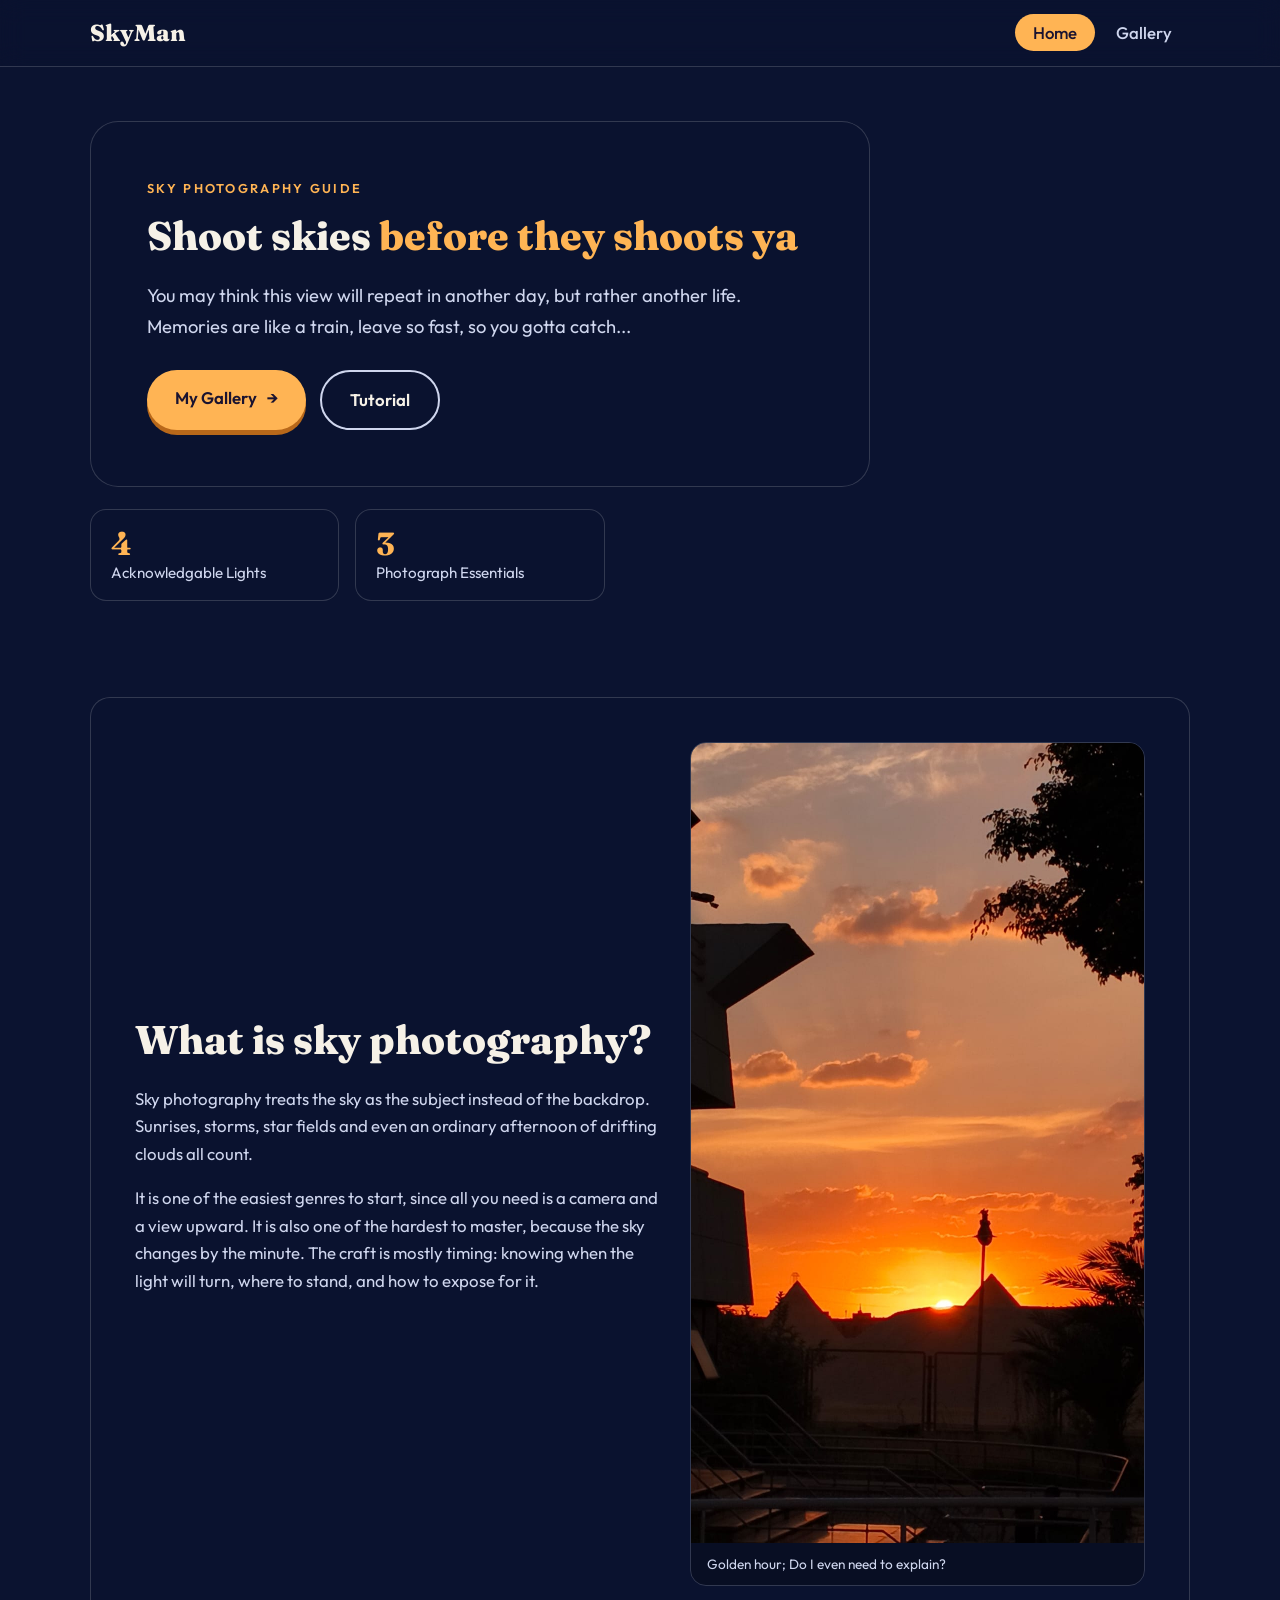
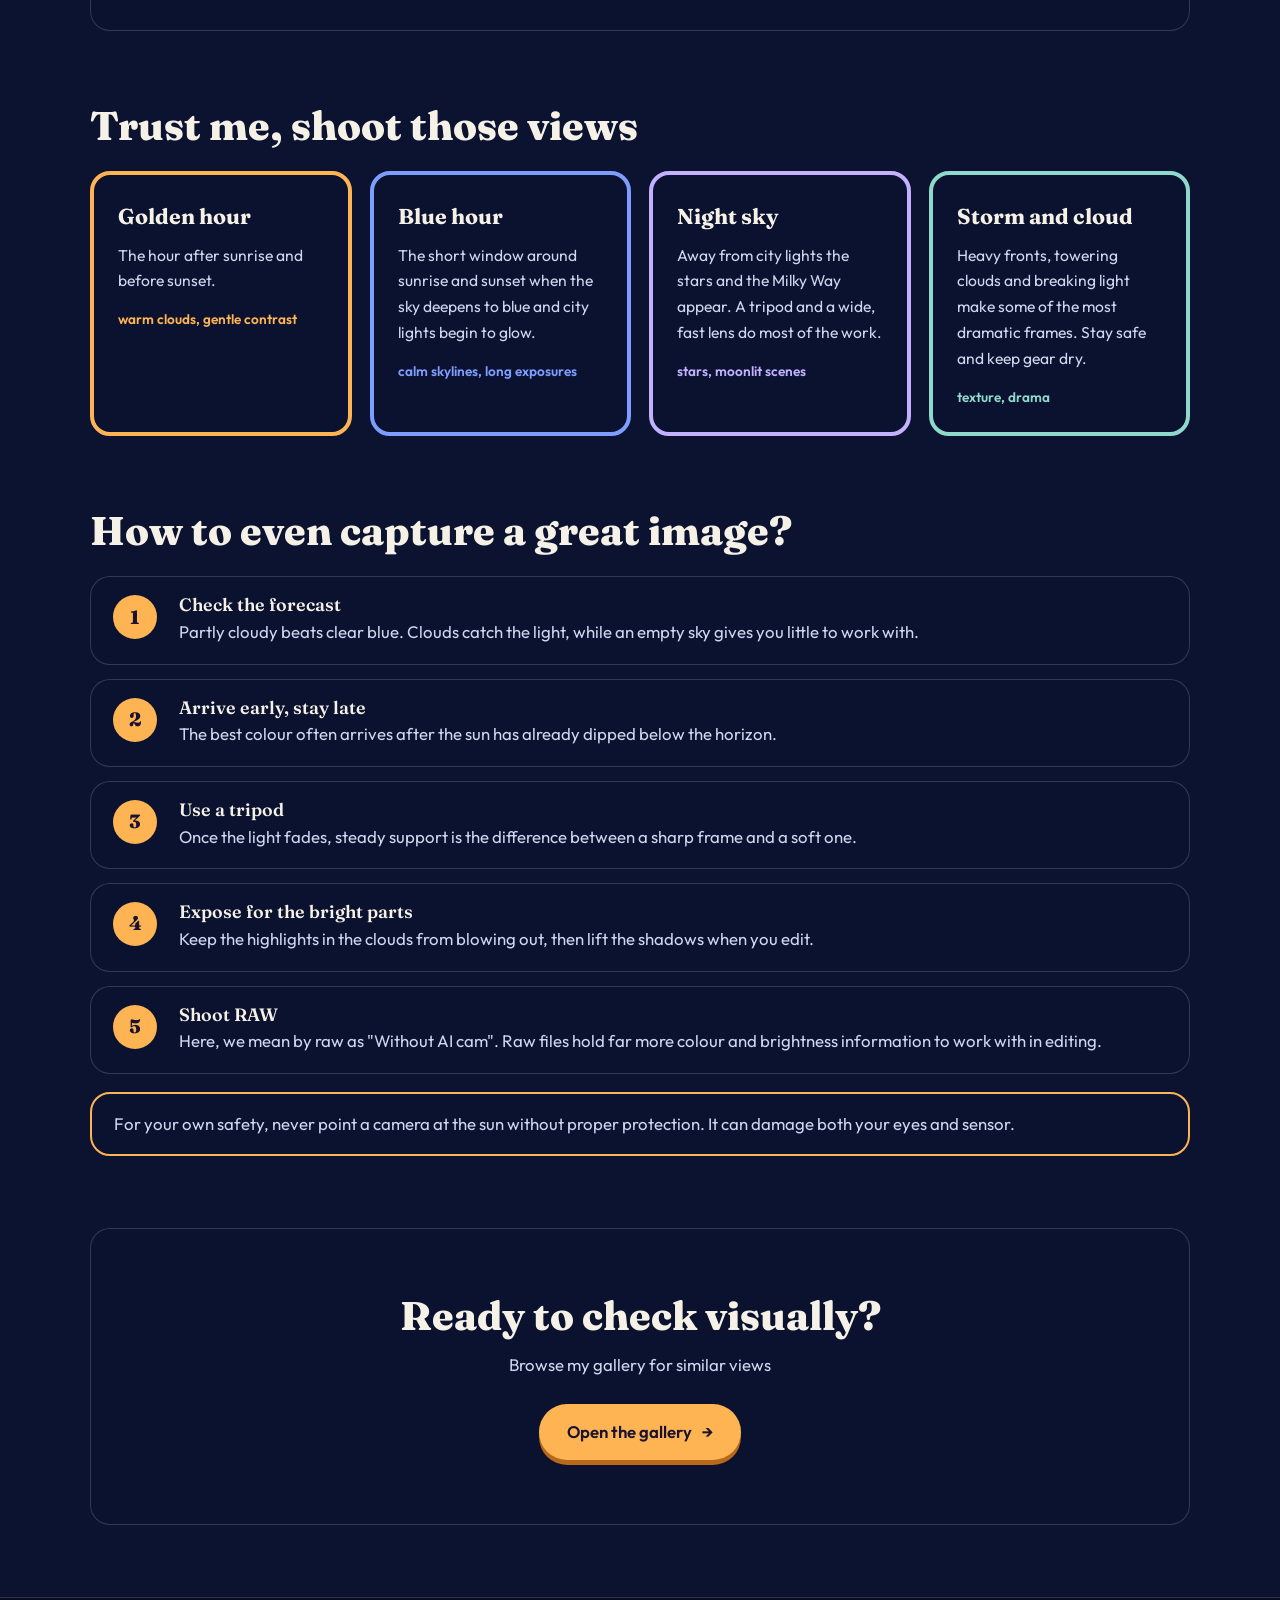
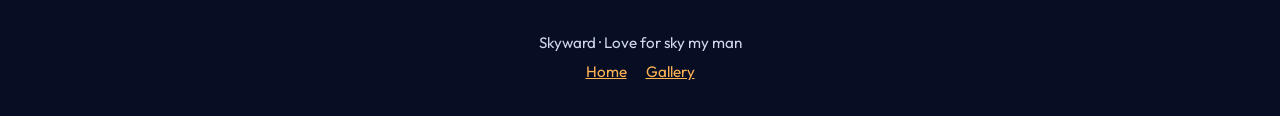
<file: index.html>
<!DOCTYPE html>
<html lang="en">
<head>
  <meta charset="utf-8">
  <meta name="viewport" content="width=device-width, initial-scale=1">
  <title>SkyMan</title>
  <meta name="theme-color" content="#0b1330">
  <link rel="icon" href="assets/icon.svg" type="image/svg+xml">
  <link rel="preconnect" href="https://fonts.googleapis.com">
  <link rel="preconnect" href="https://fonts.gstatic.com" crossorigin>
  <link rel="stylesheet" href="https://fonts.googleapis.com/css2?family=Fraunces:wght@600;800&family=Outfit:wght@400;500;600&display=swap">
  <link rel="stylesheet" href="style.css">
</head>
<body>
  <header>
    <nav class="nav">
      <a class="logo" href="index.html">SkyMan</a>
      <div class="pages" aria-label="Main">
        <a class="open" href="index.html" aria-current="page">Home</a>
        <a href="gallery.html">Gallery</a>
      </div>
    </nav>
  </header>
  <div class="wrap">
    <main id="main">
      <section class="section">
        <div class="panel">
          <p class="head">Sky photography guide</p>
          <h1 class="title">Shoot skies <span class="sunny">before they shoots ya</span></h1>
          <p class="lead">You may think this view will repeat in another day, but rather another life. Memories are like a train, leave so fast, so you gotta catch...</p>
          <div class="button">
            <a class="btn-primary" href="gallery.html">My Gallery</a>
            <a class="btn-secondary" href="#tutorial">Tutorial</a>
          </div>
        </div>
        <ul class="numeric">
          <li class="nm"><strong>4</strong> Acknowledgable Lights</li>
          <li class="nm"><strong>3</strong> Photograph Essentials</li>
        </ul>
      </section>
      <section class="content scroll" id="tutorial">
        <div class="layout glassy">
          <div>
            <h2 class="title">What is sky photography?</h2>
            <p>Sky photography treats the sky as the subject instead of the backdrop. Sunrises, storms, star fields and even an ordinary afternoon of drifting clouds all count.</p>
            <p>It is one of the easiest genres to start, since all you need is a camera and a view upward. It is also one of the hardest to master, because the sky changes by the minute. The craft is mostly timing: knowing when the light will turn, where to stand, and how to expose for it.</p>
          </div>
          <figure class="feature">
            <img src="assets/1.jpeg" alt="Golden Hour...." width="1200" height="800" loading="lazy">
            <figcaption>Golden hour; Do I even need to explain?</figcaption>
          </figure>
        </div>
      </section>
      <section class="content">
        <h2 class="title scroll">Trust me, shoot those views</h2>
        <div class="topic">
          <article class="card glassy gold scroll">
            <h3>Golden hour</h3>
            <p>The hour after sunrise and before sunset.</p>
            <p class="description">warm clouds, gentle contrast</p>
          </article>
          <article class="card glassy blue scroll">
            <h3>Blue hour</h3>
            <p>The short window around sunrise and sunset when the sky deepens to blue and city lights begin to glow.</p>
            <p class="description">calm skylines, long exposures</p>
          </article>
          <article class="card glassy night scroll">
            <h3>Night sky</h3>
            <p>Away from city lights the stars and the Milky Way appear. A tripod and a wide, fast lens do most of the work.</p>
            <p class="description">stars, moonlit scenes</p>
          </article>
          <article class="card glassy storm scroll">
            <h3>Storm and cloud</h3>
            <p>Heavy fronts, towering clouds and breaking light make some of the most dramatic frames. Stay safe and keep gear dry.</p>
            <p class="description">texture, drama</p>
          </article>
        </div>
      </section>
      <section class="content">
        <h2 class="title scroll">How to even capture a great image?</h2>
        <ol class="tip">
          <li class="glassy scroll">
            <div>
              <h3 class="title">Check the forecast</h3>
              <p class="text">Partly cloudy beats clear blue. Clouds catch the light, while an empty sky gives you little to work with.</p>
            </div>
          </li>
          <li class="glassy scroll">
            <div>
              <h3 class="title">Arrive early, stay late</h3>
              <p class="text">The best colour often arrives after the sun has already dipped below the horizon.</p>
            </div>
          </li>
          <li class="glassy scroll">
            <div>
              <h3 class="title">Use a tripod</h3>
              <p class="text">Once the light fades, steady support is the difference between a sharp frame and a soft one.</p>
            </div>
          </li>
          <li class="glassy scroll">
            <div>
              <h3 class="title">Expose for the bright parts</h3>
              <p class="text">Keep the highlights in the clouds from blowing out, then lift the shadows when you edit.</p>
            </div>
          </li>
          <li class="glassy scroll">
            <div>
              <h3 class="title">Shoot RAW</h3>
              <p class="text">Here, we mean by raw as "Without AI cam". Raw files hold far more colour and brightness information to work with in editing.</p>
            </div>
          </li>
        </ol>
        <p class="note glassy scroll">For your own safety, never point a camera at the sun without proper protection. It can damage both your eyes and sensor.</p>
      </section>
      <section class="content strip glassy scroll">
        <h2 class="title">Ready to check visually?</h2>
        <p>Browse my gallery for similar views</p>
        <a class="btn-primary" href="gallery.html">Open the gallery</a>
      </section>
    </main>
  </div>
  <footer>
    <p>Skyward &middot; Love for sky my man</p>
    <p><a href="index.html">Home</a> <a href="gallery.html">Gallery</a></p>
  </footer>
</body>
</html>
</file>
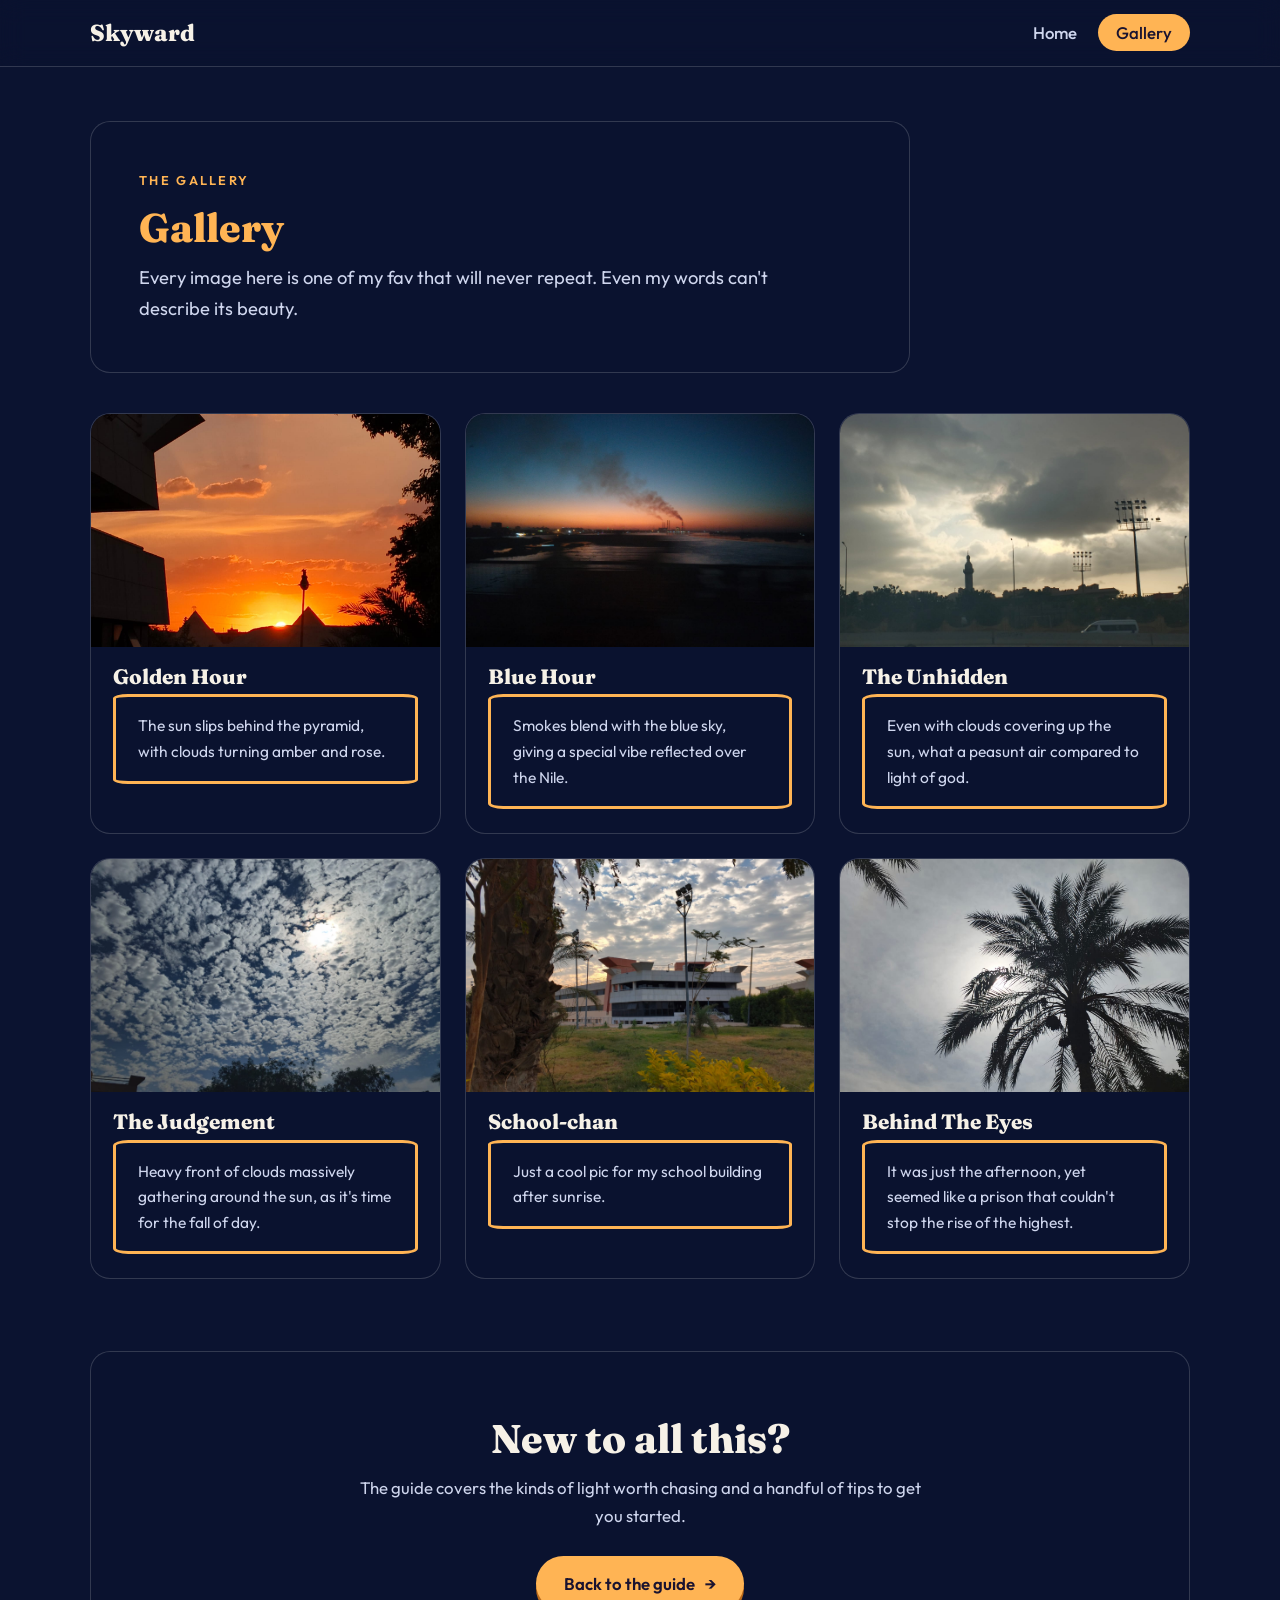
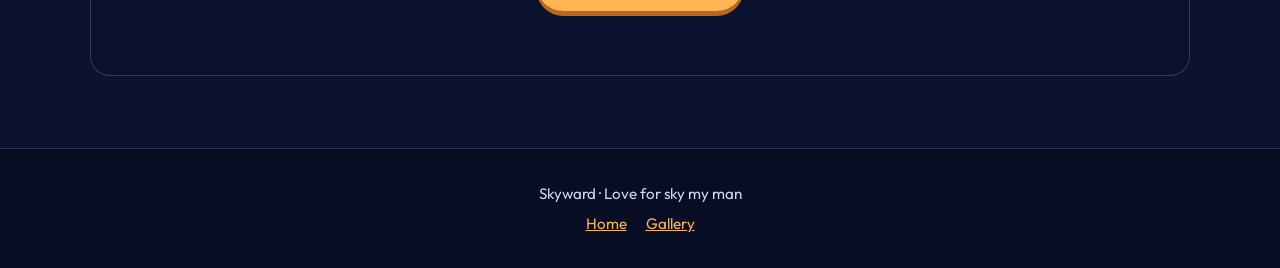
<file: gallery.html>
<!DOCTYPE html>
<html lang="en">
<head>
  <meta charset="utf-8">
  <meta name="viewport" content="width=device-width, initial-scale=1">
  <title>My Gallery</title>
  <link rel="icon" href="assets/favicon.svg" type="image/svg+xml">
  <link rel="preconnect" href="https://fonts.googleapis.com">
  <link rel="preconnect" href="https://fonts.gstatic.com" crossorigin>
  <link rel="stylesheet" href="https://fonts.googleapis.com/css2?family=Fraunces:wght@600;800&family=Outfit:wght@400;500;600&display=swap">
  <link rel="stylesheet" href="gallery.css">
</head>
<body>
  <header>
    <nav class="nav">
      <a class="logo" href="index.html">Skyward</a>
      <div class="pages" aria-label="Main">
        <a href="index.html">Home</a>
        <a class="open" href="gallery.html" aria-current="page">Gallery</a>
      </div>
    </nav>
  </header>
  <div class="wrap">
    <main id="main">
      <section class="head-panel glassy">
        <p class="head">The gallery</p>
        <h1 class="title"><span class="sunny">Gallery</span></h1>
        <p class="lead">Every image here is one of my fav that will never repeat. Even my words can't describe its beauty.</p>
      </section>
      <section class="grid" aria-label="Image Gallery">
        <figure class="card scroll">
          <div class="frame">
            <img src="assets/1.jpeg" alt="Golden Hour" width="1200" height="800" loading="lazy">
          </div>
          <figcaption class="caption">
            <h2 class="title">Golden Hour</h2>
            <p class="note">The sun slips behind the pyramid, with clouds turning amber and rose.</p>
          </figcaption>
        </figure>
        <figure class="card scroll">
          <div class="frame">
            <img src="assets/3.jpeg" alt="Blue Hour" width="1200" height="800" loading="lazy">
          </div>
          <figcaption class="caption">
            <h2 class="title">Blue Hour</h2>
            <p class="note">Smokes blend with the blue sky, giving a special vibe reflected over the Nile.</p>
          </figcaption>
        </figure>
        <figure class="card scroll">
          <div class="frame">
            <img src="assets/2.jpeg" alt="The Unhidden" width="1200" height="800" loading="lazy">
          </div>
          <figcaption class="caption">
            <h2 class="title">The Unhidden</h2>
            <p class="note">Even with clouds covering up the sun, what a peasunt air compared to light of god.</p>
          </figcaption>
        </figure>
        <figure class="card scroll">
          <div class="frame">
            <img src="assets/4.jpeg" alt="Judgement" width="1200" height="800" loading="lazy">
          </div>
          <figcaption class="caption">
            <h2 class="title">The Judgement</h2>
            <p class="note">Heavy front of clouds massively gathering around the sun, as it's time for the fall of day.</p>
          </figcaption>
        </figure>
        <figure class="card scroll">
          <div class="frame">
            <img src="assets/5.jpeg" alt="School-chan" width="1200" height="800" loading="lazy">
          </div>
          <figcaption class="caption">
            <h2 class="title">School-chan</h2>
            <p class="note">Just a cool pic for my school building after sunrise.</p>
          </figcaption>
        </figure>
        <figure class="card scroll">
          <div class="frame">
            <img src="assets/6.jpeg" alt="Behind The Eyes" width="1200" height="800" loading="lazy">
          </div>
          <figcaption class="caption">
            <h2 class="title">Behind The Eyes</h2>
            <p class="note">It was just the afternoon, yet seemed like a prison that couldn't stop the rise of the highest.</p>
          </figcaption>
        </figure>
      </section>
      <section class="content strip glassy scroll">
        <h2 class="title">New to all this?</h2>
        <p>The guide covers the kinds of light worth chasing and a handful of tips to get you started.</p>
        <a class="btn-primary" href="index.html">Back to the guide</a>
      </section>
    </main>
  </div>
  <footer>
    <p>Skyward &middot; Love for sky my man</p>
    <p><a href="index.html">Home</a> <a href="gallery.html">Gallery</a></p>
  </footer>
</body>
</html>
</file>
<file: style.css>
:root {
  --font-title: "Fraunces", Georgia, "Times New Roman", serif;
  --font-text: "Outfit", system-ui, -apple-system, "Segoe UI", sans-serif;
  --ink: #f6f1e7;
  --ink-soft: #cfd6ee;
  --panel: rgba(11, 19, 48, 0.74);
  --panel-edge: rgba(255, 255, 255, 0.16);
  --accent: #ffb454;
  --accent-dark: #b8681a;
  --night: #0b1330;
  --radius: 20px;
  --page-width: 1100px;
  --sky-cycle: 90s;
}
*{
  box-sizing: border-box;
}
html{
  scroll-behavior: smooth;
}
body{
  margin: 0;
  min-height: 100vh;
  font-family: var(--font-text);
  font-size: 1.05rem;
  line-height: 1.65;
  color: var(--ink);
  background-color: var(--night);
}
img{
  display: block;
  max-width: 100%;
}
a{
  color: var(--accent);
}
header{
  position: sticky;
  top: 0;
  z-index: 20;
  background: rgba(11, 19, 48, 0.62);
  border-bottom: 1px solid var(--panel-edge);
  backdrop-filter: blur(12px);
}
header .nav{
  display: flex;
  align-items: center;
  justify-content: space-between;
  gap: 16px;
  width: min(calc(100% - 48px), var(--page-width));
  margin: 0 auto;
  padding: 14px 0;
}
header .nav .logo{
  display: inline-flex;
  align-items: center;
  font-family: var(--font-title);
  font-size: 1.45rem;
  font-weight: 800;
  color: var(--ink);
  text-decoration: none;
}
.header .nav .pages{
  display: flex;
  gap: 8px;
}
header .nav .pages a{
  padding: 8px 18px;
  border-radius: 999px;
  color: var(--ink-soft);
  font-weight: 500;
  text-decoration: none;
  transition: background-color 0.25s ease, color 0.25s ease;
}
header .nav .pages a:hover{
  background: rgba(255, 255, 255, 0.12);
  color: var(--ink);
}
header .nav .pages a.open{
  background: var(--accent);
  color: #1a1330;
}
.wrap{
  position: relative;
  z-index: 1;
  width: min(calc(100% - 48px), var(--page-width));
  margin: 0 auto;
}
.glassy{
  background: var(--panel);
  border: 1px solid var(--panel-edge);
  border-radius: var(--radius);
  backdrop-filter: blur(10px);
}
.section{
  padding: clamp(26px, 6vh, 72px) 0 24px;
}
.panel{
  max-width: 780px;
  padding: clamp(26px, 5vw, 56px);
  background: var(--panel);
  border: 1px solid var(--panel-edge);
  border-radius: calc(var(--radius) + 8px);
  backdrop-filter: blur(10px);
  animation: fadeUp 0.9s ease-out both;
}
.head{
  margin: 0 0 14px;
  color: var(--accent);
  font-size: 0.8rem;
  font-weight: 600;
  letter-spacing: 0.18em;
  text-transform: uppercase;
}
.title{
  margin: 0 0 18px;
  font-family: var(--font-title);
  font-size: clamp(2.2rem, 6.2vw, 4.1rem);
  font-weight: 800;
  line-height: 1.05;
}
.sunny{
  color: var(--accent);
}
.lead{
  max-width: 56ch;
  margin: 0 0 28px;
  color: var(--ink-soft);
  font-size: 1.15rem;
}
.button{
  display: flex;
  flex-wrap: wrap;
  gap: 14px;
}
.btn-primary, .btn-secondary{
  display: inline-block;
  padding: 14px 28px;
  border-radius: 999px;
  font-weight: 600;
  text-decoration: none;
  transition: transform 0.2s ease, box-shadow 0.2s ease, background-color 0.2s ease, color 0.2s ease;
}
.btn-primary{
  background: var(--accent);
  color: #1a1330;
  box-shadow: 0 5px 0 var(--accent-dark);
}
.btn-primary::after{
  content: "\2192";
  display: inline-block;
  margin-left: 10px;
  transition: transform 0.25s ease;
}
.btn-primary:hover{
  transform: translateY(-2px);
  box-shadow: 0 7px 0 var(--accent-dark);
}
.btn-primary:hover::after{
  transform: translateX(5px);
}
.btn-primary:active{
  transform: translateY(3px);
  box-shadow: 0 2px 0 var(--accent-dark);
}
.btn-secondary{
  border: 2px solid var(--ink-soft);
  color: var(--ink);
}
.btn-secondary:hover{
  background: var(--ink);
  color: #0b1330;
}
.section .numeric{
  display: grid;
  grid-template-columns: repeat(3, 1fr);
  gap: 16px;
  max-width: 780px;
  margin: 22px 0 0;
  padding: 0;
}
.section .numeric .nm{
  display: flex;
  flex-direction: column;
  gap: 2px;
  padding: 16px 20px;
  background: var(--panel);
  border: 1px solid var(--panel-edge);
  border-radius: 16px;
  backdrop-filter: blur(10px);
  color: var(--ink-soft);
  font-size: 0.95rem;
  line-height: 1.35;
  animation: fadeUp 0.9s ease-out 0.25s both;
}
.nm strong{
  color: var(--accent);
  font-family: var(--font-title);
  font-size: 2rem;
  line-height: 1.1;
}
.content{
  margin: 72px 0;
}
.title{
  margin: 0 0 22px;
  font-family: var(--font-title);
  font-size: clamp(1.7rem, 4vw, 2.5rem);
  line-height: 1.15;
}
.layout{
  display: grid;
  grid-template-columns: 1.15fr 1fr;
  gap: 32px;
  align-items: center;
  padding: clamp(22px, 4vw, 44px);
}
.layout p{
  margin: 0 0 16px;
  color: var(--ink-soft);
}
.layout .title{
  color: var(--ink);
}
.feature{
  margin: 0;
  overflow: hidden;
  border: 1px solid var(--panel-edge);
  border-radius: 16px;
}
.feature img{
  width: 100%;
  aspect-ratio: 3/2;
  object-fit: cover;
}
.feature figcaption{
  padding: 10px 16px;
  background: rgba(0, 0, 0, 0.25);
  color: var(--ink-soft);
  font-size: 0.85rem;
}
.topic{
  display: grid;
  grid-template-columns: repeat(4, 1fr);
  gap: 18px;
}
.topic .card{
  padding: 24px;
  border: 4px solid var(--card-tone);
  transition: transform 0.3s ease, border-color 0.3s ease, background-color 0.3s ease;
}
.topic .card:hover{
  transform: translateY(-8px);
  background: rgba(18, 30, 72, 0.88);
}
.topic .card h3{
  margin: 0 0 8px;
  font-family: var(--font-title);
  font-size: 1.35rem;
}
.topic .card p{
  margin: 0 0 14px;
  color: var(--ink-soft);
  font-size: 0.98rem;
}
.topic .card .description{
  margin: 0;
  color: var(--card-tone);
  font-size: 0.85rem;
  font-weight: 600;
}
.gold{
  --card-tone: #ffb454;
}
.blue{
  --card-tone: #7f9dff;
}
.night{
  --card-tone: #c3b0ff;
}
.storm{
  --card-tone: #8fd8cc;
}
.tip{
  display: grid;
  gap: 14px;
  margin: 0;
  padding: 0;
}
.tip li{
  display: grid;
  grid-template-columns: 48px 1fr;
  gap: 18px;
  align-items: start;
  padding: 18px 22px;
  counter-increment: tip;
  transition: transform 0.25s ease;
}
.tip li:hover{
  transform: translateX(6px);
}
.tip li::before{
  content: counter(tip);
  display: grid;
  place-items: center;
  width: 44px;
  height: 44px;
  border-radius: 50%;
  background: var(--accent);
  color: #1a1330;
  font-family: var(--font-title);
  font-size: 1.2rem;
  font-weight: 800;
}
.tip .title{
  margin: 0 0 2px;
  font-size: 1.12rem;
  font-weight: 600;
}
.tip .text{
  margin: 0;
  color: var(--ink-soft);
}
.note{
  margin: 18px 0 0;
  padding: 16px 22px;
  border: 2px solid var(--accent);
  color: var(--ink-soft);
}
.strip{
  padding: clamp(32px, 6vw, 64px) 24px;
  text-align: center;
}
.strip .title{
  margin-bottom: 12px;
}
.strip p{
  max-width: 52ch;
  margin: 0 auto 26px;
  color: var(--ink-soft);
}
footer{
  position: relative;
  z-index: 2;
  padding: 28px 24px;
  background: rgba(8, 13, 34, 0.86);
  border-top: 1px solid var(--panel-edge);
  backdrop-filter: blur(10px);
  color: var(--ink-soft);
  font-size: 0.95rem;
  text-align: center;
}
footer p{
  margin: 4px 0;
}
footer a{
  margin: 0 8px;
}
@supports (animation-timeline: view()){
  .scroll{
    animation: riseIn linear backwards;
    animation-timeline: view();
    animation-range: entry 0% cover 26%;
  }
}
@keyframes fadeUp{
  from{ 
    opacity: 0; 
    transform: translateY(28px); 
    }
  to{ 
    opacity: 1; 
    transform: translateY(0); 
    }
}
@keyframes riseIn{
  from{ 
    opacity: 0; 
    transform: translateY(44px); 
    }
  to{
    opacity: 1; 
    transform: translateY(0);
    }
}
@media (max-width: 980px){
  .topic{
    grid-template-columns: repeat(2, 1fr);
  }
  .grid{
    grid-template-columns: repeat(2, minmax(0, 1fr));
  }
  .layout{
    grid-template-columns: 1fr;
  }
}
@media (max-width: 600px){
  body{
    font-size: 1rem;
  }
  header .nav{
    padding: 10px 0;
  }
  header .nav .pages a{
    padding: 6px 12px;
    font-size: 0.95rem;
  }
  .lead{
    font-size: 1.02rem;
    margin-bottom: 22px;
  }
  .btn-primary, .btn-ghost{
    padding: 12px 22px;
  }
  .section .numeric, .topic, .grid{
    grid-template-columns: 1fr;
  }
  .content{
    margin: 52px 0;
  }
  .tip li{
    grid-template-columns: 40px 1fr;
    gap: 14px;
    padding: 16px;
  }
  .tip li::before{
    width: 38px;
    height: 38px;
    font-size: 1.05rem;
  }
  .puff-wide, .puff-tiny{
    display: none;
  }
  .ridge-back{
    height: 18vh;
  }
  .ridge-front{
    height: 10vh;
  }
}
@media (prefers-reduced-motion: reduce){
  html{
    scroll-behavior: auto;
  }
  *, *::before, *::after{
    animation-duration: 0.01ms !important;
    animation-iteration-count: 1 !important;
    transition-duration: 0.01ms !important;
  }
}
</file>
<file: gallery.css>
:root {
  --font-title: "Fraunces", Georgia, "Times New Roman", serif;
  --font-text: "Outfit", system-ui, -apple-system, "Segoe UI", sans-serif;
  --ink: #f6f1e7;
  --ink-soft: #cfd6ee;
  --panel: rgba(11, 19, 48, 0.74);
  --panel-edge: rgba(255, 255, 255, 0.16);
  --accent: #ffb454;
  --accent-dark: #b8681a;
  --night: #0b1330;
  --radius: 20px;
  --page-width: 1100px;
  --sky-cycle: 90s;
}
*{
  box-sizing: border-box;
}
html{
  scroll-behavior: smooth;
}
body{
  margin: 0;
  min-height: 100vh;
  font-family: var(--font-text);
  font-size: 1.05rem;
  line-height: 1.65;
  color: var(--ink);
  background-color: var(--night);
}
img{
  display: block;
  max-width: 100%;
}
a{
  color: var(--accent);
}
:focus-visible{
  outline: 3px solid #ffffff;
  outline-offset: 3px;
  border-radius: 6px;
}
.skip-link{
  position: absolute;
  left: -999px;
  top: 8px;
  z-index: 60;
  padding: 8px 14px;
  border-radius: 8px;
  background: #ffffff;
  color: #0b1330;
  font-weight: 600;
}
.skip-link:focus{
  left: 12px;
}
header{
  position: sticky;
  top: 0;
  z-index: 20;
  background: rgba(11, 19, 48, 0.62);
  border-bottom: 1px solid var(--panel-edge);
  backdrop-filter: blur(12px);
}
header .nav{
  display: flex;
  align-items: center;
  justify-content: space-between;
  gap: 16px;
  width: min(calc(100% - 48px), var(--page-width));
  margin: 0 auto;
  padding: 14px 0;
}
header .nav .logo{
  display: inline-flex;
  align-items: center;
  font-family: var(--font-title);
  font-size: 1.45rem;
  font-weight: 800;
  color: var(--ink);
  text-decoration: none;
}
.header .nav .pages{
  display: flex;
  gap: 8px;
}
header .nav .pages a{
  padding: 8px 18px;
  border-radius: 999px;
  color: var(--ink-soft);
  font-weight: 500;
  text-decoration: none;
  transition: background-color 0.25s ease, color 0.25s ease;
}
header .nav .pages a:hover{
  background: rgba(255, 255, 255, 0.12);
  color: var(--ink);
}
header .nav .pages a.open{
  background: var(--accent);
  color: #1a1330;
}
.wrap{
  position: relative;
  z-index: 1;
  width: min(calc(100% - 48px), var(--page-width));
  margin: 0 auto;
}
.glassy{
  background: var(--panel);
  border: 1px solid var(--panel-edge);
  border-radius: var(--radius);
  backdrop-filter: blur(10px);
}
.head{
  margin: 0 0 14px;
  color: var(--accent);
  font-size: 0.8rem;
  font-weight: 600;
  letter-spacing: 0.18em;
  text-transform: uppercase;
}
.title{
  margin: 0 0 18px;
  font-family: var(--font-title);
  font-size: clamp(2.2rem, 6.2vw, 4.1rem);
  font-weight: 800;
  line-height: 1.05;
}
.sunny{
  color: var(--accent);
}
.lead{
  max-width: 56ch;
  margin: 0 0 28px;
  color: var(--ink-soft);
  font-size: 1.15rem;
}
.btn-primary, .btn-secondary{
  display: inline-block;
  padding: 14px 28px;
  border-radius: 999px;
  font-weight: 600;
  text-decoration: none;
  transition: transform 0.2s ease, box-shadow 0.2s ease, background-color 0.2s ease, color 0.2s ease;
}
.btn-primary{
  background: var(--accent);
  color: #1a1330;
  box-shadow: 0 5px 0 var(--accent-dark);
}
.btn-primary::after{
  content: "\2192";
  display: inline-block;
  margin-left: 10px;
  transition: transform 0.25s ease;
}
.btn-primary:hover{
  transform: translateY(-2px);
  box-shadow: 0 7px 0 var(--accent-dark);
}
.btn-primary:hover::after{
  transform: translateX(5px);
}
.btn-primary:active{
  transform: translateY(3px);
  box-shadow: 0 2px 0 var(--accent-dark);
}
.content{
  margin: 72px 0;
}
.title{
  margin: 0 0 22px;
  font-family: var(--font-title);
  font-size: clamp(1.7rem, 4vw, 2.5rem);
  line-height: 1.15;
}
.note{
  margin: 18px 0 0;
  padding: 16px 22px;
  border: 3px solid var(--accent);
  border-radius: 5%;
  color: var(--ink-soft);
}
.strip{
  padding: clamp(32px, 6vw, 64px) 24px;
  text-align: center;
}
.strip .title{
  margin-bottom: 12px;
}
.strip p{
  max-width: 52ch;
  margin: 0 auto 26px;
  color: var(--ink-soft);
}
.head-panel{
  max-width: 820px;
  margin: clamp(26px, 6vh, 64px) 0 40px;
  padding: clamp(24px, 4.5vw, 48px);
  animation: fadeUp 0.9s ease-out both;
}
.head-panel .title{
  margin-bottom: 12px;
}
.head-panel .lead{
  margin: 0;
}
.grid{
  display: grid;
  grid-template-columns: repeat(3, minmax(0, 1fr));
  gap: 24px;
  margin: 0 0 72px;
}
.grid .card{
  margin: 0;
  overflow: hidden;
  background: var(--panel);
  border: 1px solid var(--panel-edge);
  border-radius: var(--radius);
  backdrop-filter: blur(10px);
  transition: transform 0.3s ease, border-color 0.3s ease;
}
.grid .card:hover{
  transform: translateY(-8px);
  border-color: var(--accent);
}
.grid .frame{
  overflow: hidden;
  aspect-ratio: 3/2;
}
.grid .frame img{
  width: 100%;
  height: 100%;
  object-fit: cover;
  transition: transform 0.7s ease;
}
.grid .card:hover .grid .frame img{
  transform: scale(1.07);
}
.caption{
  padding: 18px 22px 24px;
}
.caption .title{
  margin: 0 0 6px;
  font-family: var(--font-title);
  font-size: 1.3rem;
}
.caption .note{
  margin: 0;
  color: var(--ink-soft);
  font-size: 0.97rem;
}
footer{
  position: relative;
  z-index: 2;
  padding: 28px 24px;
  background: rgba(8, 13, 34, 0.86);
  border-top: 1px solid var(--panel-edge);
  backdrop-filter: blur(10px);
  color: var(--ink-soft);
  font-size: 0.95rem;
  text-align: center;
}
footer p{
  margin: 4px 0;
}
footer a{
  margin: 0 8px;
}
@supports (animation-timeline: view()){
  .scroll{
    animation: riseIn linear backwards;
    animation-timeline: view();
    animation-range: entry 0% cover 26%;
  }
}
@keyframes fadeUp{
  from{ 
    opacity: 0; 
    transform: translateY(28px); 
    }
  to{ 
    opacity: 1; 
    transform: translateY(0); 
    }
}
@keyframes riseIn{
  from{ 
    opacity: 0; 
    transform: translateY(44px); 
    }
  to{
    opacity: 1; 
    transform: translateY(0);
    }
}
@media (max-width: 980px){
  .topic{
    grid-template-columns: repeat(2, 1fr);
  }
  .grid{
    grid-template-columns: repeat(2, minmax(0, 1fr));
  }
  .layout{
    grid-template-columns: 1fr;
  }
}
@media (max-width: 600px){
  body{
    font-size: 1rem;
  }
  header .nav{
    padding: 10px 0;
  }
  header .nav .pages a{
    padding: 6px 12px;
    font-size: 0.95rem;
  }
  .lead{
    font-size: 1.02rem;
    margin-bottom: 22px;
  }
  .btn-primary, .btn-ghost{
    padding: 12px 22px;
  }
  .numeric, .topic, .grid{
    grid-template-columns: 1fr;
  }
  .content{
    margin: 52px 0;
  }
  .tip li{
    grid-template-columns: 40px 1fr;
    gap: 14px;
    padding: 16px;
  }
  .tip li::before{
    width: 38px;
    height: 38px;
    font-size: 1.05rem;
  }
  .puff-wide, .puff-tiny{
    display: none;
  }
  .ridge-back{
    height: 18vh;
  }
  .ridge-front{
    height: 10vh;
  }
}
@media (prefers-reduced-motion: reduce){
  html{
    scroll-behavior: auto;
  }
  *, *::before, *::after{
    animation-duration: 0.01ms !important;
    animation-iteration-count: 1 !important;
    transition-duration: 0.01ms !important;
  }
}
</file>
